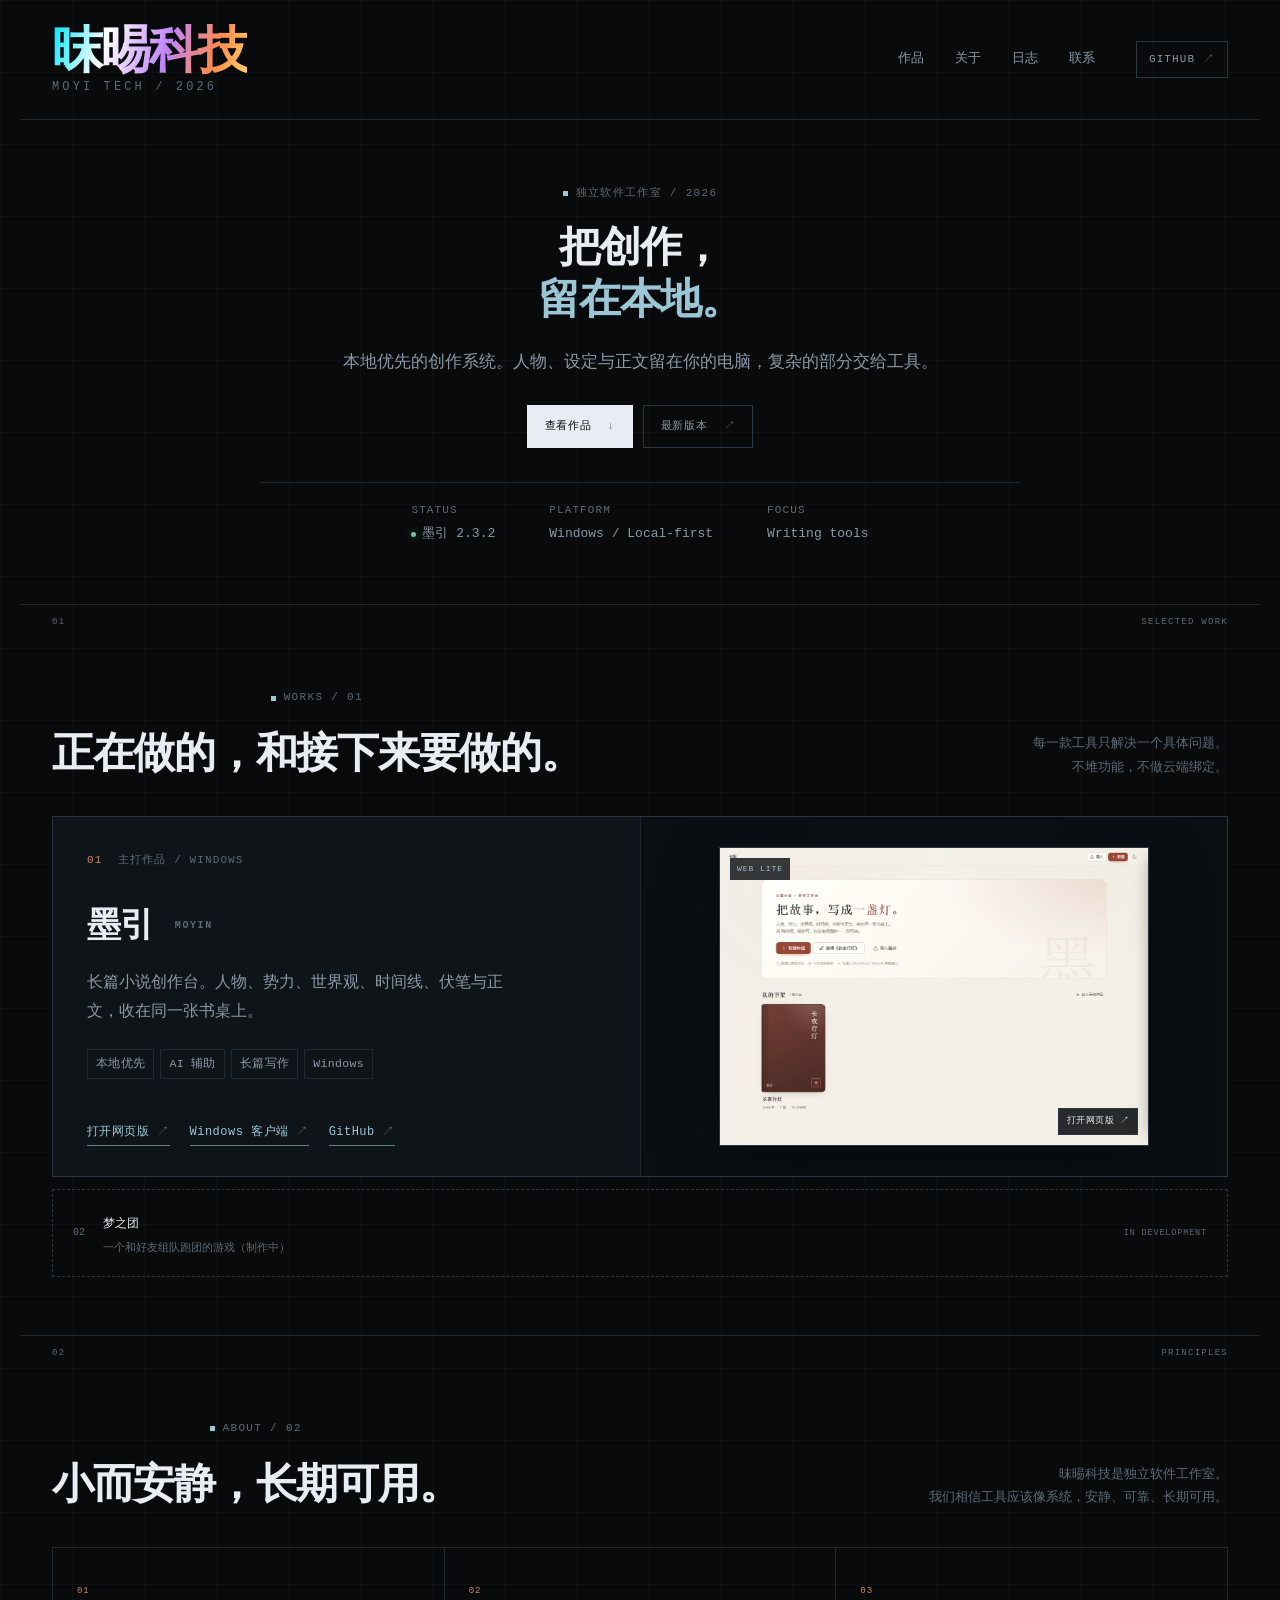
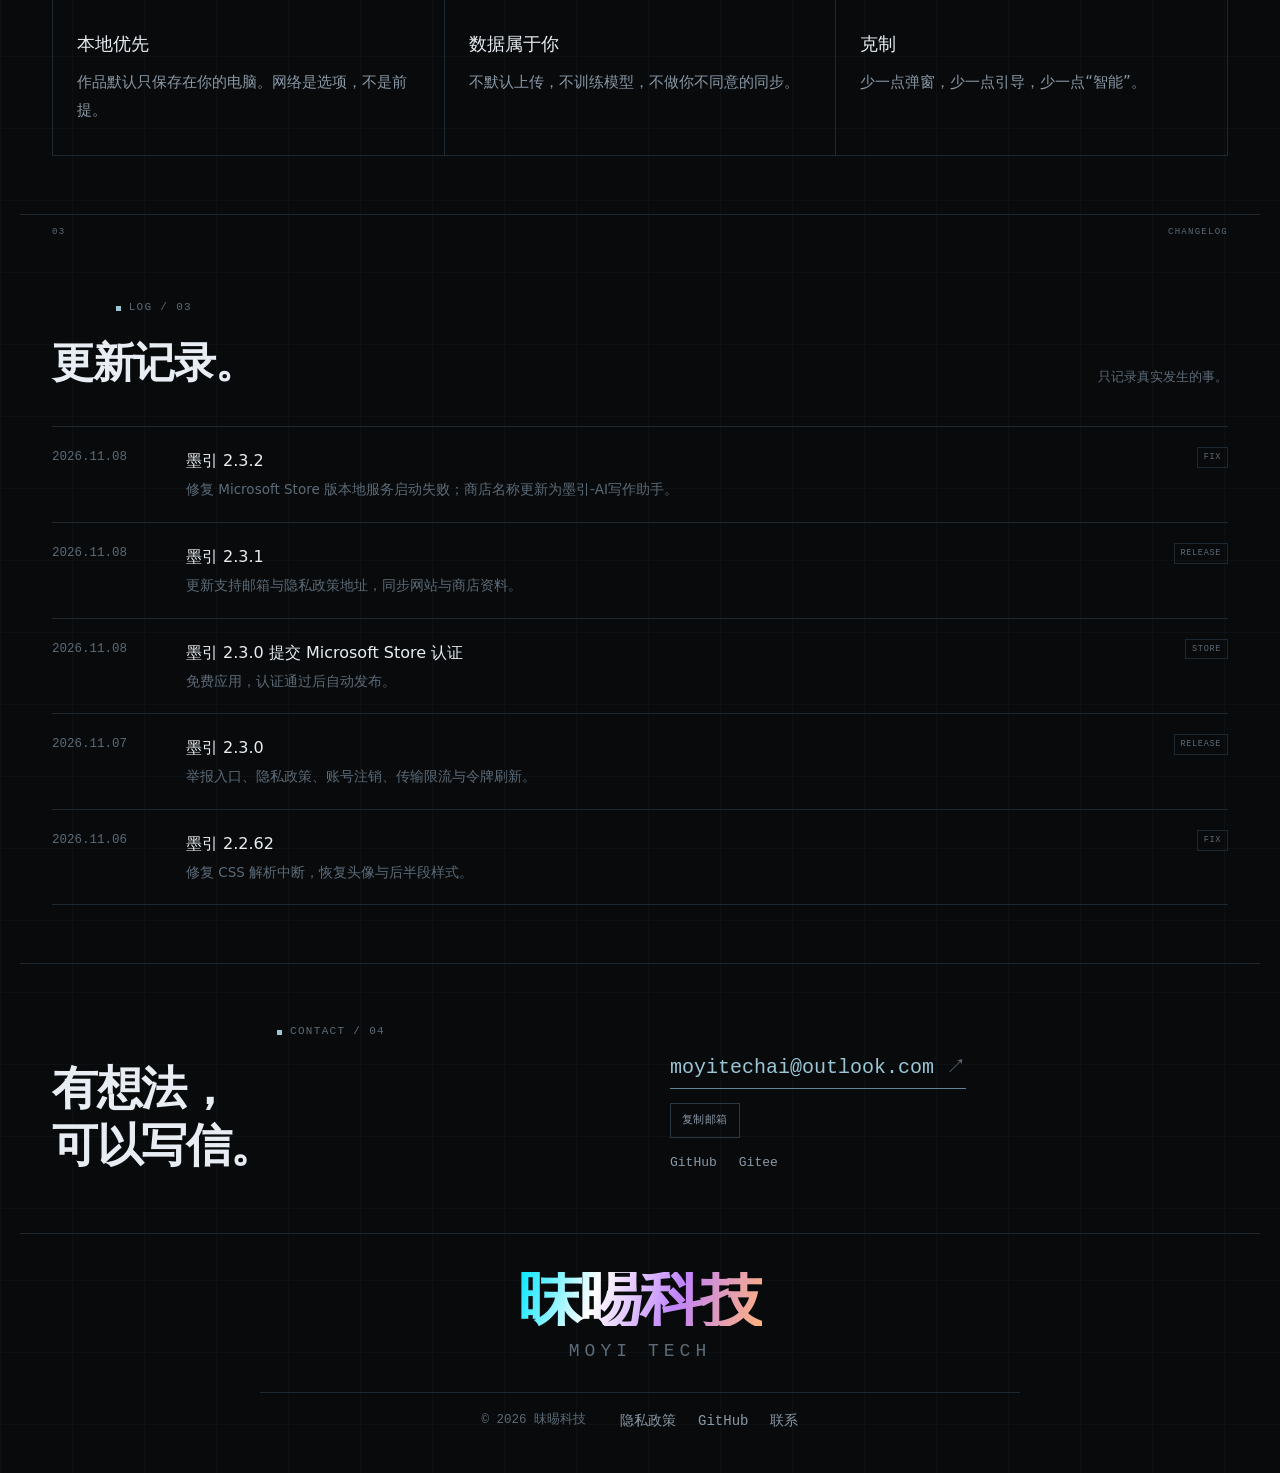
<file: index.html>
<!DOCTYPE html>
<html lang="zh-CN">
<head>
<meta charset="UTF-8">
<meta name="viewport" content="width=device-width, initial-scale=1.0">
<meta name="theme-color" content="#080a0c">
<title>昩晹科技 · 独立软件工作室</title>
<meta name="description" content="昩晹科技是独立软件工作室，做本地优先的写作与创作系统。第一款产品：墨引 · 长篇小说创作台。">
<meta name="author" content="昩晹科技">
<link rel="canonical" href="https://moyitech.top/">
<meta property="og:type" content="website">
<meta property="og:title" content="昩晹科技 · 独立软件工作室">
<meta property="og:description" content="本地优先的写作与创作系统。第一款产品：墨引。">
<meta property="og:url" content="https://moyitech.top/">
<meta property="og:site_name" content="昩晹科技">
<meta name="twitter:card" content="summary">
<meta name="twitter:title" content="昩晹科技 · 独立软件工作室">
<meta name="twitter:description" content="本地优先的写作与创作系统。第一款产品：墨引。">
<link rel="icon" href="favicon.svg" type="image/svg+xml">
<link rel="stylesheet" href="styles.css?v=20261108-7">
<script type="application/ld+json">
{
  "@context": "https://schema.org",
  "@type": "Organization",
  "name": "昩晹科技",
  "alternateName": "MOYI TECH",
  "url": "https://moyitech.top/",
  "email": "moyitechai@outlook.com",
  "description": "独立软件工作室，做本地优先的写作与创作系统。",
  "sameAs": [
    "https://github.com/MoYinAixiezuo",
    "https://gitee.com/AI-moyin"
  ]
}
</script>
</head>
<body>
<a class="skip" href="#main">跳到主要内容</a>

<header class="nav">
  <a class="brand" href="./" aria-label="昩晹科技首页">
    <span class="brand-word" id="brand-word">昩晹科技</span>
    <span class="brand-sub" id="brand-sub">MOYI TECH / 2026</span>
  </a>
  <nav class="nav-links" aria-label="主导航">
    <a href="#works">作品</a>
    <a href="#about">关于</a>
    <a href="#log">日志</a>
    <a href="#contact">联系</a>
  </nav>
  <a class="nav-cta" href="https://github.com/MoYinAixiezuo/AI-MOYIN" target="_blank" rel="noopener">GITHUB <span>↗</span></a>
  <button class="nav-menu" type="button" aria-label="打开菜单" aria-expanded="false">
    <span></span><span></span>
  </button>
</header>

<main id="main">
  <section class="hero" aria-labelledby="hero-title">
    <div class="hero-copy">
      <p class="eyebrow" id="hero-eyebrow"><span class="dot"></span> 独立软件工作室 / 2026</p>
      <h1 id="hero-title"><span id="hero-line1">把创作，</span><br><em id="hero-line2">留在本地。</em></h1>
      <p class="hero-sub" id="hero-sub">本地优先的创作系统。人物、设定与正文留在你的电脑，复杂的部分交给工具。</p>
      <div class="hero-actions">
        <a class="btn btn-solid" href="#works">查看作品 <span>↓</span></a>
        <a class="btn btn-ghost" href="https://gitee.com/AI-moyin/let-writing-be-your-guide/releases" target="_blank" rel="noopener">最新版本 <span>↗</span></a>
      </div>
      <dl class="hero-meta">
        <div><dt>STATUS</dt><dd><span class="live"></span> 墨引 2.3.2</dd></div>
        <div><dt>PLATFORM</dt><dd>Windows / Local-first</dd></div>
        <div><dt>FOCUS</dt><dd>Writing tools</dd></div>
      </dl>
    </div>
  </section>

  <div class="rule"><span>01</span><span>SELECTED WORK</span></div>

  <section class="works" id="works" aria-labelledby="works-title">
    <div class="section-head">
      <div>
        <p class="eyebrow"><span class="dot"></span> WORKS / 01</p>
        <h2 id="works-title">正在做的，和接下来要做的。</h2>
      </div>
      <p class="section-note">每一款工具只解决一个具体问题。<br>不堆功能，不做云端绑定。</p>
    </div>

    <article class="product">
      <div class="product-info">
        <div class="product-kicker" id="product-kicker"><span>01</span> 主打作品 / WINDOWS</div>
        <h3><span id="product-title">墨引</span> <small>MOYIN</small></h3>
        <p class="product-desc" id="product-desc">长篇小说创作台。人物、势力、世界观、时间线、伏笔与正文，收在同一张书桌上。</p>
        <ul class="tags" id="product-tags" aria-label="产品特性">
          <li>本地优先</li><li>AI 辅助</li><li>长篇写作</li><li>Windows</li>
        </ul>
        <div class="product-links">
          <a class="link-arrow" href="https://moyin.moyitech.top" target="_blank" rel="noopener">打开网页版 <span>↗</span></a>
          <a class="link-arrow" href="https://apps.microsoft.com/detail/9P5GRZ5X1S4Q" target="_blank" rel="noopener">Windows 客户端 <span>↗</span></a>
          <a class="link-arrow" href="https://github.com/MoYinAixiezuo/AI-MOYIN" target="_blank" rel="noopener">GitHub <span>↗</span></a>
        </div>
      </div>
      <div class="product-visual">
        <a class="product-shot" href="https://moyin.moyitech.top" target="_blank" rel="noopener" aria-label="打开墨引网页版">
          <img src="assets/moyin-shelf.jpg" alt="墨引书架界面" loading="lazy" />
          <span class="shot-badge">WEB LITE</span>
          <span class="shot-cta">打开网页版 ↗</span>
        </a>
      </div>
    </article>

    <div class="next-slot">
      <span class="next-index">02</span>
      <div><strong>梦之团</strong><p>一个和好友组队跑团的游戏（制作中）</p></div>
      <span class="next-state">IN DEVELOPMENT</span>
    </div>
  </section>

  <div class="rule"><span>02</span><span>PRINCIPLES</span></div>

  <section class="about" id="about" aria-labelledby="about-title">
    <div class="section-head">
      <div>
        <p class="eyebrow"><span class="dot"></span> ABOUT / 02</p>
        <h2 id="about-title">小而安静，长期可用。</h2>
      </div>
      <p class="section-note" id="about-note">昩晹科技是独立软件工作室。<br>我们相信工具应该像系统，安静、可靠、长期可用。</p>
    </div>
    <div class="principles" id="principles">
      <article><span>01</span><h3>本地优先</h3><p>作品默认只保存在你的电脑。网络是选项，不是前提。</p></article>
      <article><span>02</span><h3>数据属于你</h3><p>不默认上传，不训练模型，不做你不同意的同步。</p></article>
      <article><span>03</span><h3>克制</h3><p>少一点弹窗，少一点引导，少一点“智能”。</p></article>
    </div>
  </section>

  <div class="rule"><span>03</span><span>CHANGELOG</span></div>

  <section class="log" id="log" aria-labelledby="log-title">
    <div class="section-head">
      <div>
        <p class="eyebrow"><span class="dot"></span> LOG / 03</p>
        <h2 id="log-title">更新记录。</h2>
      </div>
      <p class="section-note" id="log-note">只记录真实发生的事。</p>
    </div>
    <ol class="timeline" id="timeline">
      <li><time datetime="2026-11-08">2026.11.08</time><div><strong>墨引 2.3.2 提交 Microsoft Store 认证</strong><p>免费应用，认证通过后自动发布。</p></div><span class="tag">STORE</span></li>
      <li><time datetime="2026-11-07">2026.11.07</time><div><strong>墨引 2.3.2</strong><p>举报入口、隐私政策、账号注销、传输限流与令牌刷新。</p></div><span class="tag">RELEASE</span></li>
      <li><time datetime="2026-11-06">2026.11.06</time><div><strong>墨引 2.2.62</strong><p>修复 CSS 解析中断，恢复头像与后半段样式。</p></div><span class="tag">FIX</span></li>
    </ol>
  </section>

  <section class="contact" id="contact" aria-labelledby="contact-title">
    <div>
      <p class="eyebrow"><span class="dot"></span> CONTACT / 04</p>
      <h2 id="contact-title"><span id="contact-line1">有想法，</span><br><span id="contact-line2">可以写信。</span></h2>
    </div>
    <div class="contact-actions">
      <a class="contact-mail" id="contact-mail" href="mailto:moyitechai@outlook.com">moyitechai@outlook.com <span>↗</span></a>
      <button class="copy-mail" id="copy-mail" type="button" data-copy="moyitechai@outlook.com">复制邮箱</button>
      <div class="socials">
        <a href="https://github.com/MoYinAixiezuo" target="_blank" rel="noopener">GitHub</a>
        <a href="https://gitee.com/AI-moyin" target="_blank" rel="noopener">Gitee</a>
      </div>
    </div>
  </section>
</main>

<footer class="footer">
  <div class="footer-main">
    <div class="footer-brand" id="footer-brand">昩晹科技</div>
    <div class="footer-sub" id="footer-sub">MOYI TECH</div>
  </div>
  <div class="footer-bottom">
    <p class="footer-copy" id="footer-copy">© <span id="year">2026</span> 昩晹科技</p>
    <div class="footer-links">
      <a href="https://moyin.moyitech.top/privacy.html" target="_blank" rel="noopener">隐私政策</a>
      <a href="https://github.com/MoYinAixiezuo/AI-MOYIN" target="_blank" rel="noopener">GitHub</a>
      <a href="mailto:moyitechai@outlook.com">联系</a>
    </div>
  </div>
</footer>

<div class="toast" id="toast" role="status" aria-live="polite"></div>
<script src="app.js" defer></script>
<script src="content.js" defer></script>
</body>
</html>
</file>
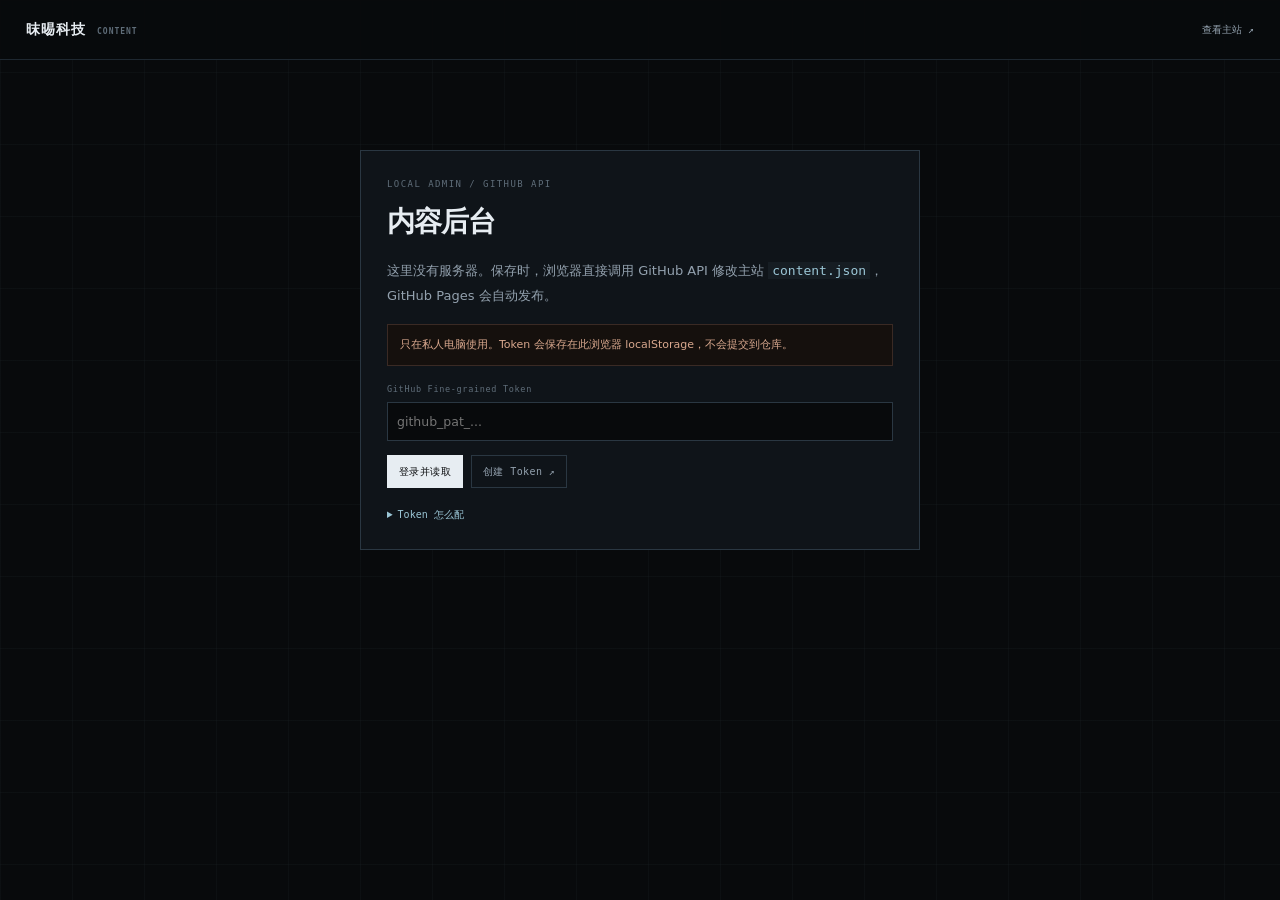
<file: admin/index.html>
<!DOCTYPE html>
<html lang="zh-CN">
<head>
<meta charset="UTF-8">
<meta name="viewport" content="width=device-width, initial-scale=1.0">
<meta name="robots" content="noindex,nofollow">
<meta name="theme-color" content="#080a0c">
<title>内容后台 · 昩晹科技</title>
<link rel="icon" href="../favicon.svg" type="image/svg+xml">
<link rel="stylesheet" href="admin.css">
</head>
<body>
<header class="top">
  <a class="brand" href="../">昩晹科技 <small>CONTENT</small></a>
  <a class="top-link" href="../" target="_blank" rel="noopener">查看主站 ↗</a>
</header>

<main class="wrap">
  <section id="login" class="card login">
    <p class="micro">LOCAL ADMIN / GITHUB API</p>
    <h1>内容后台</h1>
    <p class="sub">这里没有服务器。保存时，浏览器直接调用 GitHub API 修改主站 <code>content.json</code>，GitHub Pages 会自动发布。</p>
    <div class="warn">只在私人电脑使用。Token 会保存在此浏览器 localStorage，不会提交到仓库。</div>
    <label class="field"><span>GitHub Fine-grained Token</span><input class="input" id="token" type="password" placeholder="github_pat_..." autocomplete="off" /></label>
    <div class="actions">
      <button class="btn primary" type="button" id="login-btn">登录并读取</button>
      <a class="btn" href="https://github.com/settings/personal-access-tokens/new" target="_blank" rel="noopener">创建 Token ↗</a>
    </div>
    <details class="help">
      <summary>Token 怎么配</summary>
      <ol>
        <li>Repository access：Only select repositories → <code>MoYinAixiezuo/moyitech-site</code></li>
        <li>Permissions → Contents：Read and write</li>
        <li>生成后粘贴到上面</li>
      </ol>
    </details>
  </section>

  <section id="editor" class="hidden">
    <div class="bar">
      <div><p class="micro">MOYITECH.TOP / CONTENT</p><h1>页面文字</h1></div>
      <div class="actions">
        <a class="btn" href="../" target="_blank" rel="noopener">预览 ↗</a>
        <button class="btn" type="button" id="backup">下载 JSON</button>
        <button class="btn" type="button" id="logout">退出</button>
        <button class="btn primary" type="button" id="save">保存并发布</button>
      </div>
    </div>
    <p class="status" id="status">读取中…</p>

    <form id="form">
      <fieldset><legend>品牌</legend>
        <label class="field"><span>中文主标题</span><input class="input" data-k="brand" /></label>
        <label class="field"><span>英文副标题</span><input class="input" data-k="brandSub" /></label>
      </fieldset>

      <fieldset><legend>首屏</legend>
        <label class="field"><span>眉标</span><input class="input" data-k="heroEyebrow" /></label>
        <div class="row2">
          <label class="field"><span>主标题第一行</span><input class="input" data-k="heroLine1" /></label>
          <label class="field"><span>主标题第二行</span><input class="input" data-k="heroLine2" /></label>
        </div>
        <label class="field"><span>副标题 / 介绍</span><textarea class="textarea" data-k="heroSub" rows="3"></textarea></label>
      </fieldset>

      <fieldset><legend>墨引作品卡</legend>
        <div class="row2">
          <label class="field"><span>小标签</span><input class="input" data-k="productKicker" /></label>
          <label class="field"><span>作品名</span><input class="input" data-k="productTitle" /></label>
        </div>
        <label class="field"><span>简介</span><textarea class="textarea" data-k="productDesc" rows="3"></textarea></label>
        <label class="field"><span>特性标签（用逗号分隔）</span><input class="input" data-k="productTags" /></label>
      </fieldset>

      <fieldset><legend>关于</legend>
        <label class="field"><span>标题</span><input class="input" data-k="aboutTitle" /></label>
        <label class="field"><span>右侧说明（支持换行）</span><textarea class="textarea" data-k="aboutNote" rows="3"></textarea></label>
        <div class="principles">
          <label class="field"><span>原则 1 标题</span><input class="input" data-p="0.title" /></label>
          <label class="field"><span>原则 1 内容</span><textarea class="textarea" data-p="0.desc" rows="2"></textarea></label>
          <label class="field"><span>原则 2 标题</span><input class="input" data-p="1.title" /></label>
          <label class="field"><span>原则 2 内容</span><textarea class="textarea" data-p="1.desc" rows="2"></textarea></label>
          <label class="field"><span>原则 3 标题</span><input class="input" data-p="2.title" /></label>
          <label class="field"><span>原则 3 内容</span><textarea class="textarea" data-p="2.desc" rows="2"></textarea></label>
        </div>
      </fieldset>

      <fieldset><legend>更新日志</legend>
        <div class="row2">
          <label class="field"><span>标题</span><input class="input" data-k="logTitle" /></label>
          <label class="field"><span>说明</span><input class="input" data-k="logNote" /></label>
        </div>
        <div id="logs"></div>
      </fieldset>

      <fieldset><legend>联系与页脚</legend>
        <div class="row2">
          <label class="field"><span>联系标题第一行</span><input class="input" data-k="contactLine1" /></label>
          <label class="field"><span>联系标题第二行</span><input class="input" data-k="contactLine2" /></label>
        </div>
        <label class="field"><span>邮箱</span><input class="input" data-k="contactEmail" type="email" /></label>
        <div class="row2">
          <label class="field"><span>页脚主标题</span><input class="input" data-k="footerBrand" /></label>
          <label class="field"><span>页脚副标题</span><input class="input" data-k="footerSub" /></label>
        </div>
        <label class="field"><span>版权</span><input class="input" data-k="footerCopyright" /></label>
      </fieldset>

      <div class="actions end">
        <button class="btn primary" type="submit">保存并发布</button>
      </div>
    </form>
  </section>
</main>

<div class="toast" id="toast"></div>
<script src="admin.js" defer></script>
</body>
</html>
</file>
<file: styles.css>
:root {
  --bg: #080a0c;
  --bg-2: #0b0f13;
  --panel: #0f1419;
  --panel-2: #121920;
  --line: #1e2831;
  --line-2: #2a3742;
  --text: #e7edf2;
  --muted: #8a99a6;
  --faint: #5c6b77;
  --cool: #9bc6d6;
  --cool-dim: #5c8798;
  --warm: #c88768;
  --mono: "Cascadia Code", "SFMono-Regular", Consolas, "Liberation Mono", monospace;
  --sans: "Segoe UI", "Microsoft YaHei", "PingFang SC", system-ui, sans-serif;
  --max: 1240px;
}
* { box-sizing: border-box; }
html { scroll-behavior: smooth; }
body {
  margin: 0; background: var(--bg); color: var(--text); font-family: var(--sans);
  font-size: 16px; line-height: 1.75; -webkit-font-smoothing: antialiased;
  background-image:
    linear-gradient(rgba(155, 198, 214, .035) 1px, transparent 1px),
    linear-gradient(90deg, rgba(155, 198, 214, .035) 1px, transparent 1px);
  background-size: 72px 72px;
}
a { color: inherit; text-decoration: none; }
button { font: inherit; }
::selection { background: var(--cool); color: var(--bg); }
.skip { position: fixed; left: 16px; top: -60px; z-index: 100; padding: 9px 14px; background: var(--cool); color: var(--bg); font-size: 12px; transition: top .2s; }
.skip:focus { top: 16px; }

/* Nav */
.nav {
  max-width: var(--max); margin: 0 auto; padding: 24px 32px;
  position: relative; display: flex; align-items: center; gap: 40px;
  border-bottom: 1px solid var(--line);
}
.brand { display: flex; flex-direction: column; align-items: flex-start; gap: 5px; flex: none; }
.brand-word { font-family: var(--sans); font-size: clamp(34px, 4vw, 56px); line-height: 1; letter-spacing: -.045em; font-weight: 700; white-space: nowrap;
  background: linear-gradient(108deg, #00e5ff 0%, #ffffff 28%, #c084fc 58%, #ff8a4c 82%, #ffd166 100%);
  -webkit-background-clip: text; background-clip: text;
  -webkit-text-fill-color: transparent; color: transparent;
}
.brand-sub { display: block; font-family: var(--mono); font-size: 12px; line-height: 1.2; letter-spacing: .26em; color: var(--faint); }
.nav-links { display: flex; gap: 30px; margin-left: auto; font-family: var(--mono); font-size: 13px; letter-spacing: .04em; color: var(--muted); }
.nav-links a { transition: color .2s; }
.nav-links a:hover { color: var(--text); }
.nav-cta { font-family: var(--mono); font-size: 11px; letter-spacing: .1em; border: 1px solid var(--line-2); padding: 8px 12px; color: var(--muted); transition: .2s; }
.nav-cta:hover { border-color: var(--cool-dim); color: var(--cool); }
.nav-cta span { color: var(--faint); }
.nav-menu { display: none; width: 36px; height: 36px; background: none; border: 1px solid var(--line-2); color: var(--text); }
.nav-menu span { display: block; width: 14px; height: 1px; margin: 4px auto; background: currentColor; }

/* Hero */
.hero {
  max-width: var(--max); margin: 0 auto; padding: 64px 32px 58px;
  display: block; text-align: center;
}
.hero-copy { max-width: 900px; margin: 0 auto; }
.eyebrow { margin: 0 0 18px; font-family: var(--mono); font-size: 11px; letter-spacing: .12em; color: var(--faint); display: flex; align-items: center; justify-content: center; gap: 8px; }
.dot { width: 5px; height: 5px; background: var(--cool); display: inline-block; }
.hero h1 {
  margin: 0; display: inline-block; font-size: clamp(32px, 3.8vw, 42px); line-height: 1.24; letter-spacing: -.03em; font-weight: 600;
  color: var(--text);
}
.hero h1 em { font-style: normal; color: var(--cool); }
.hero-sub { margin: 20px auto 0; max-width: 620px; color: var(--muted); font-size: 17px; line-height: 1.9; }
.hero-actions { display: flex; gap: 10px; flex-wrap: wrap; justify-content: center; margin-top: 28px; }
.btn { display: inline-flex; align-items: center; gap: 16px; padding: 11px 17px; font-family: var(--mono); font-size: 10.5px; letter-spacing: .07em; border: 1px solid var(--line-2); transition: .2s; }
.btn span { color: var(--faint); }
.btn-solid { background: var(--text); color: var(--bg); border-color: var(--text); }
.btn-solid:hover { background: var(--cool); border-color: var(--cool); }
.btn-ghost { color: var(--muted); }
.btn-ghost:hover { color: var(--text); border-color: var(--cool-dim); }
.hero-meta { display: flex; justify-content: center; gap: 54px; flex-wrap: wrap; margin: 34px auto 0; padding: 18px 0 0; border-top: 1px solid var(--line); max-width: 760px; text-align: left; }
.hero-meta dt { font-family: var(--mono); font-size: 11px; letter-spacing: .1em; color: var(--faint); margin-bottom: 3px; }
.hero-meta dd { margin: 0; font-family: var(--mono); font-size: 13px; color: var(--muted); display: flex; align-items: center; gap: 6px; }
.live { width: 5px; height: 5px; background: #7fbf9a; border-radius: 50%; display: inline-block; box-shadow: 0 0 8px rgba(127,191,154,.5); }

/* Terminal panel */
.hero-panel { position: relative; border: 1px solid var(--line-2); background: rgba(15,20,25,.86); overflow: hidden; }
.hero-panel::before { content: ""; position: absolute; inset: 0; background-image: linear-gradient(rgba(155,198,214,.03) 1px, transparent 1px), linear-gradient(90deg, rgba(155,198,214,.03) 1px, transparent 1px); background-size: 28px 28px; pointer-events: none; }
.panel-bar { position: relative; display: flex; justify-content: space-between; align-items: center; padding: 11px 14px; border-bottom: 1px solid var(--line); font-family: var(--mono); font-size: 9px; letter-spacing: .12em; color: var(--faint); }
.panel-dots { display: flex; gap: 5px; }
.panel-dots i { width: 5px; height: 5px; border: 1px solid var(--line-2); display: block; }
.panel-dots i:first-child { background: var(--cool-dim); border-color: var(--cool-dim); }
.panel-body { position: relative; padding: 24px 18px 0; font-family: var(--mono); font-size: 12px; line-height: 2.15; color: var(--muted); }
.code-line { white-space: nowrap; }
.ln { display: inline-block; width: 26px; color: var(--faint); user-select: none; }
.kw { color: #8fb3c4; }
.str { color: #c9a184; }
.panel-status { display: flex; justify-content: space-between; margin: 22px -18px 0; padding: 11px 14px; border-top: 1px solid var(--line); font-size: 9px; letter-spacing: .1em; color: var(--faint); }
.panel-status span { display: flex; align-items: center; gap: 6px; }
.panel-grid { position: absolute; right: -18px; bottom: -22px; width: 120px; height: 120px; border: 1px solid var(--line); opacity: .45; transform: rotate(45deg); }

/* Rules */
.rule { max-width: var(--max); margin: 0 auto; padding: 0 32px; display: flex; justify-content: space-between; border-top: 1px solid var(--line); padding-top: 10px; font-family: var(--mono); font-size: 9px; letter-spacing: .14em; color: var(--faint); }

/* Sections */
.works, .about, .log, .contact { max-width: var(--max); margin: 0 auto; padding: 58px 32px; }
.section-head { display: flex; justify-content: space-between; gap: 40px; align-items: flex-end; margin-bottom: 36px; }
.section-head h2 { margin: 0; font-size: clamp(28px, 3.4vw, 42px); line-height: 1.3; letter-spacing: -.03em; font-weight: 600; }
.section-note { margin: 0; text-align: right; font-family: var(--mono); font-size: 12.5px; line-height: 1.9; color: var(--faint); }

/* Product */
.product { display: grid; grid-template-columns: 1fr 1fr; border: 1px solid var(--line-2); background: var(--panel); }
.product-info { padding: 34px 34px 30px; display: flex; flex-direction: column; align-items: flex-start; }
.product-kicker { font-family: var(--mono); font-size: 11px; letter-spacing: .1em; color: var(--faint); }
.product-kicker span { color: var(--warm); margin-right: 8px; }
.product h3 { margin: 24px 0 0; font-size: 34px; letter-spacing: -.02em; font-weight: 600; }
.product h3 small { font-family: var(--mono); font-size: 10px; letter-spacing: .16em; color: var(--faint); margin-left: 10px; vertical-align: middle; }
.product-desc { max-width: 430px; margin: 14px 0 0; color: var(--muted); font-size: 15.5px; line-height: 1.9; }
.tags { display: flex; flex-wrap: wrap; gap: 6px; padding: 0; margin: 22px 0 0; list-style: none; }
.tags li { font-family: var(--mono); font-size: 11.5px; letter-spacing: .03em; color: var(--muted); border: 1px solid var(--line); padding: 4px 8px; }
.product-links { display: flex; gap: 20px; flex-wrap: wrap; margin-top: auto; padding-top: 28px; }
.link-arrow { font-family: var(--mono); font-size: 12px; letter-spacing: .04em; color: var(--cool); border-bottom: 1px solid var(--cool-dim); padding-bottom: 2px; }
.link-arrow span { color: var(--faint); }
.product-visual { border-left: 1px solid var(--line); display: grid; place-items: center; padding: 30px; background: var(--bg-2); position: relative; overflow: hidden; }
.product-visual::after { content: ""; position: absolute; inset: 0; background-image: radial-gradient(rgba(155,198,214,.12) .6px, transparent .6px); background-size: 12px 12px; opacity: .35; pointer-events: none; }
.mini-window { position: relative; width: 100%; max-width: 390px; border: 1px solid var(--line-2); background: #0b0f13; box-shadow: 0 24px 60px rgba(0,0,0,.35); z-index: 1; }
.mini-top { display: flex; justify-content: space-between; align-items: center; padding: 8px 10px; border-bottom: 1px solid var(--line); font-family: var(--mono); font-size: 8px; color: var(--faint); }
.mini-body { display: grid; grid-template-columns: 28px 1fr; min-height: 190px; }
.mini-rail { border-right: 1px solid var(--line); padding: 10px 8px; display: flex; flex-direction: column; gap: 9px; }
.mini-rail i { display: block; width: 8px; height: 8px; border: 1px solid var(--line-2); }
.mini-rail i.active { background: var(--warm); border-color: var(--warm); }
.mini-text { padding: 16px 16px 12px; }
.mini-label { margin: 0; font-family: var(--mono); font-size: 7.5px; letter-spacing: .12em; color: var(--faint); }
.mini-text h4 { margin: 5px 0 10px; font-size: 17px; font-weight: 500; letter-spacing: .04em; }
.mini-text p { margin: 0 0 5px; font-size: 9.5px; line-height: 1.85; color: var(--muted); }
.mini-lines { margin-top: 14px; display: grid; gap: 6px; }
.mini-lines i { display: block; height: 3px; background: var(--line); width: 86%; }
.mini-lines i:nth-child(2) { width: 68%; }
.mini-lines i:nth-child(3) { width: 76%; }
.mini-foot { display: flex; justify-content: space-between; border-top: 1px solid var(--line); padding: 7px 10px; font-family: var(--mono); font-size: 7.5px; color: var(--faint); }

.next-slot { display: flex; align-items: center; gap: 18px; margin-top: 12px; border: 1px dashed var(--line-2); padding: 18px 20px; }
.next-index { font-family: var(--mono); font-size: 10px; color: var(--faint); }
.next-slot strong { font-size: 12px; font-weight: 500; }
.next-slot p { margin: 2px 0 0; color: var(--faint); font-size: 11px; }
.next-state { margin-left: auto; font-family: var(--mono); font-size: 8.5px; letter-spacing: .1em; color: var(--faint); }

/* About */
.principles { display: grid; grid-template-columns: repeat(3, 1fr); border-top: 1px solid var(--line); border-left: 1px solid var(--line); }
.principles article { border-right: 1px solid var(--line); border-bottom: 1px solid var(--line); padding: 26px 24px 30px; }
.principles span { font-family: var(--mono); font-size: 9px; color: var(--warm); letter-spacing: .1em; }
.principles h3 { margin: 26px 0 8px; font-size: 18px; font-weight: 500; }
.principles p { margin: 0; color: var(--muted); font-size: 15px; line-height: 1.9; }

/* Log */
.timeline { list-style: none; padding: 0; margin: 0; border-top: 1px solid var(--line); }
.timeline li { display: grid; grid-template-columns: 110px 1fr 70px; gap: 24px; align-items: start; padding: 20px 0; border-bottom: 1px solid var(--line); }
.timeline time { font-family: var(--mono); font-size: 12.5px; color: var(--faint); }
.timeline strong { font-size: 16px; font-weight: 500; }
.timeline p { margin: 3px 0 0; color: var(--faint); font-size: 13.5px; }
.tag { justify-self: end; font-family: var(--mono); font-size: 8.5px; letter-spacing: .08em; color: var(--faint); border: 1px solid var(--line); padding: 2px 6px; }

/* Contact */
.contact { display: grid; grid-template-columns: 1fr 1fr; gap: 60px; align-items: end; border-top: 1px solid var(--line); }
.contact h2 { margin: 0; font-size: clamp(30px, 4vw, 46px); line-height: 1.25; letter-spacing: -.03em; font-weight: 600; }
.contact-actions { display: flex; flex-direction: column; align-items: flex-start; gap: 14px; }
.contact-mail { font-family: var(--mono); font-size: clamp(14px, 2vw, 20px); color: var(--cool); border-bottom: 1px solid var(--cool-dim); padding-bottom: 3px; }
.contact-mail span { color: var(--faint); }
.copy-mail { background: none; border: 1px solid var(--line-2); color: var(--muted); font-family: var(--mono); font-size: 11px; letter-spacing: .04em; padding: 7px 11px; cursor: pointer; }
.copy-mail:hover { color: var(--text); border-color: var(--cool-dim); }
.socials { display: flex; gap: 22px; font-family: var(--mono); font-size: 13px; color: var(--muted); }
.socials a:hover { color: var(--cool); }

/* Footer */
.footer { max-width: var(--max); margin: 0 auto; padding: 38px 32px 40px; border-top: 1px solid var(--line); display: block; text-align: center; }
.footer-main { display: flex; flex-direction: column; align-items: center; gap: 10px; padding-bottom: 24px; }
.footer-brand { font-family: var(--sans); font-size: 64px; line-height: .85; font-weight: 700; letter-spacing: -.05em;
  background: linear-gradient(108deg, #00e5ff 0%, #ffffff 32%, #c084fc 64%, #ffb27a 100%);
  -webkit-background-clip: text; background-clip: text; -webkit-text-fill-color: transparent; color: transparent;
}
.footer-sub { font-family: var(--mono); font-size: 18px; letter-spacing: .28em; color: var(--faint); }
.footer p { margin: 0; font-family: var(--mono); font-size: 12.5px; color: var(--faint); }
.footer-bottom { display: flex; justify-content: center; align-items: center; gap: 34px; max-width: 760px; margin: 0 auto; border-top: 1px solid var(--line); padding-top: 16px; flex-wrap: wrap; }
.footer-links { display: flex; gap: 22px; justify-content: center; font-family: var(--mono); font-size: 14px; color: var(--muted); }
.footer-links a:hover { color: var(--cool); }

/* Toast */
.toast { position: fixed; left: 50%; bottom: 24px; transform: translate(-50%, 20px); background: var(--text); color: var(--bg); font-family: var(--mono); font-size: 10px; padding: 8px 14px; opacity: 0; pointer-events: none; transition: .25s; z-index: 50; }
.toast.show { opacity: 1; transform: translate(-50%, 0); }

@media (max-width: 920px) {
  .hero { grid-template-columns: 1fr; gap: 40px; padding-top: 56px; }
  .hero-panel { max-width: 520px; }
  .product { grid-template-columns: 1fr; }
  .product-visual { border-left: 0; border-top: 1px solid var(--line); min-height: 280px; }
  .contact { grid-template-columns: 1fr; gap: 30px; }
}
@media (max-width: 680px) {
  .nav { padding: 16px 20px; gap: 14px; }
  .brand { gap: 4px; }
  .brand-word { font-size: 34px; }
  .brand-sub { font-size: 9px; letter-spacing: .2em; }
  .nav-links { display: none; position: absolute; top: 100%; left: 0; right: 0; background: var(--bg); border-bottom: 1px solid var(--line); padding: 16px 20px; flex-direction: column; gap: 12px; z-index: 30; }
  .nav-links.open { display: flex; }
  .nav-cta { display: none; }
  .nav-menu { display: block; margin-left: auto; }
  .hero, .works, .about, .log, .contact { padding-left: 20px; padding-right: 20px; }
  .rule { padding-left: 20px; padding-right: 20px; }
  .hero { padding-top: 42px; padding-bottom: 54px; }
  .hero h1 { font-size: 30px; }
  .brand-word { font-size: 38px; }
  .brand-mark { width: 32px; height: 32px; font-size: 16px; }
  .hero-meta { display: grid; grid-template-columns: 1fr 1fr; gap: 14px 22px; max-width: 100%; margin-top: 28px; }
  .hero-meta > div:nth-child(3) { display: none; }
  .hero-meta dd { font-size: 11.5px; }
  .hero-meta dt { font-size: 10px; }
  .section-head { flex-direction: column; align-items: flex-start; gap: 12px; }
  .section-note { text-align: left; }
  .principles { grid-template-columns: 1fr; }
  .timeline li { grid-template-columns: 1fr; gap: 5px; }
  .tag { justify-self: start; }
  .footer { padding-left: 20px; padding-right: 20px; }
  .footer-main { gap: 8px; padding-bottom: 20px; }
  .footer-brand { font-size: 42px; }
  .footer-sub { font-size: 13px; letter-spacing: .2em; }
  .footer-bottom { flex-direction: column; align-items: center; gap: 10px; }
  .footer-links { justify-content: center; flex-wrap: wrap; gap: 18px; font-size: 13px; }
  .product-info { padding: 26px 22px; }
  .product-visual { padding: 22px; }
  .next-slot { align-items: flex-start; }
  .next-state { display: none; }
}
@media (prefers-reduced-motion: reduce) {
  html { scroll-behavior: auto; }
  .reveal { opacity: 1; transform: none; transition: none; }
}

/* Product web-lite shot */
.product-shot { position: relative; display: block; width: 100%; max-width: 430px; border: 1px solid var(--line-2); background: #0b0f13; box-shadow: 0 24px 60px rgba(0,0,0,.35); z-index: 1; overflow: hidden; }
.product-shot img { display: block; width: 100%; height: auto; filter: saturate(.85) contrast(1.02); transition: transform .5s ease; }
.product-shot:hover img { transform: scale(1.015); }
.shot-badge { position: absolute; top: 10px; left: 10px; font-family: var(--mono); font-size: 8px; letter-spacing: .12em; color: var(--cool); background: rgba(8,10,12,.8); border: 1px solid var(--line-2); padding: 3px 6px; }
.shot-cta { position: absolute; right: 10px; bottom: 10px; font-family: var(--mono); font-size: 9px; letter-spacing: .04em; color: var(--text); background: rgba(8,10,12,.86); border: 1px solid var(--line-2); padding: 5px 8px; }
.product-shot:hover .shot-cta { color: var(--cool); border-color: var(--cool-dim); }
</file>
<file: admin/admin.css>
:root { --bg:#080a0c; --panel:#0f1419; --line:#1e2831; --line2:#2a3742; --text:#e7edf2; --muted:#93a1ae; --faint:#5f6d79; --cool:#9bc6d6; --warn:#c88768; --mono:"Cascadia Code","SFMono-Regular",Consolas,monospace; --sans:"Segoe UI","Microsoft YaHei","PingFang SC",system-ui,sans-serif; }
* { box-sizing:border-box; }
body { margin:0; background:var(--bg); color:var(--text); font-family:var(--sans); font-size:14px; line-height:1.7; background-image:linear-gradient(rgba(155,198,214,.03) 1px,transparent 1px),linear-gradient(90deg,rgba(155,198,214,.03) 1px,transparent 1px); background-size:72px 72px; }
a { color:inherit; text-decoration:none; }
button,input,textarea { font:inherit; color:inherit; }
.top { height:60px; display:flex; align-items:center; padding:0 26px; border-bottom:1px solid var(--line); position:sticky; top:0; background:rgba(8,10,12,.94); z-index:10; }
.brand { font-weight:600; letter-spacing:.06em; }
.brand small { font-family:var(--mono); font-size:8px; color:var(--faint); letter-spacing:.12em; margin-left:6px; }
.top-link { margin-left:auto; font-family:var(--mono); font-size:10px; color:var(--muted); }
.top-link:hover { color:var(--cool); }
.wrap { max-width:900px; margin:0 auto; padding:36px 24px 70px; }
.micro { margin:0 0 6px; font-family:var(--mono); font-size:9px; letter-spacing:.16em; color:var(--faint); }
h1 { margin:0; font-size:28px; letter-spacing:-.03em; font-weight:600; }
.sub { color:var(--muted); font-size:13px; line-height:1.9; max-width:650px; }
.card { border:1px solid var(--line2); background:var(--panel); padding:26px; }
.login { max-width:560px; margin:6vh auto 0; }
.warn { border:1px solid #3a2a24; background:#15100d; color:#d9a88e; padding:10px 12px; font-size:11px; line-height:1.8; margin:16px 0; }
.field { display:block; margin-bottom:13px; }
.field span { display:block; font-family:var(--mono); font-size:8.5px; letter-spacing:.08em; color:var(--faint); margin-bottom:5px; }
.input,.textarea { width:100%; border:1px solid var(--line2); background:var(--bg); color:var(--text); padding:8px 9px; outline:none; font-size:12.5px; }
.input:focus,.textarea:focus { border-color:var(--cool); }
.textarea { resize:vertical; line-height:1.8; }
.actions { display:flex; align-items:center; gap:8px; flex-wrap:wrap; margin-top:14px; }
.actions.end { justify-content:flex-end; border-top:1px solid var(--line); padding-top:18px; margin-top:26px; }
.btn { border:1px solid var(--line2); background:none; padding:7px 11px; font-family:var(--mono); font-size:10px; letter-spacing:.04em; color:var(--muted); cursor:pointer; }
.btn:hover { color:var(--text); border-color:var(--cool); }
.btn.primary { background:var(--text); color:var(--bg); border-color:var(--text); }
.btn.primary:hover { background:var(--cool); border-color:var(--cool); }
.btn:disabled { opacity:.45; cursor:not-allowed; }
.help { margin-top:18px; color:var(--muted); font-size:11px; }
.help summary { cursor:pointer; color:var(--cool); font-family:var(--mono); font-size:10px; }
.help ol { line-height:2; padding-left:18px; }
code { font-family:var(--mono); background:#161d23; padding:1px 4px; color:var(--cool); }
.hidden { display:none !important; }
.bar { display:flex; align-items:flex-end; justify-content:space-between; gap:18px; flex-wrap:wrap; border-bottom:1px solid var(--line); padding-bottom:16px; }
.status { font-family:var(--mono); font-size:9px; color:var(--faint); margin:8px 0 18px; }
fieldset { border:1px solid var(--line); margin:0 0 14px; padding:16px 16px 6px; background:rgba(15,20,25,.5); }
legend { padding:0 7px; font-family:var(--mono); font-size:9px; letter-spacing:.12em; color:var(--cool); }
.row2 { display:grid; grid-template-columns:1fr 1fr; gap:0 12px; }
.principles { display:grid; grid-template-columns:1fr 1fr; gap:0 12px; }
.log-item { border-top:1px solid var(--line); padding-top:10px; margin-top:6px; }
.log-item:first-child { border-top:0; padding-top:0; }
.log-grid { display:grid; grid-template-columns:100px 1fr; gap:0 10px; }
.toast { position:fixed; left:50%; bottom:22px; transform:translate(-50%,12px); opacity:0; background:var(--text); color:var(--bg); font-family:var(--mono); font-size:10px; padding:8px 13px; transition:.2s; pointer-events:none; z-index:30; }
.toast.show { opacity:1; transform:translate(-50%,0); }
@media (max-width:650px) {
  .wrap { padding:24px 16px 50px; }
  .card { padding:20px; }
  .row2,.principles { grid-template-columns:1fr; }
  .log-grid { grid-template-columns:1fr; }
  .bar { align-items:flex-start; }
}
</file>
